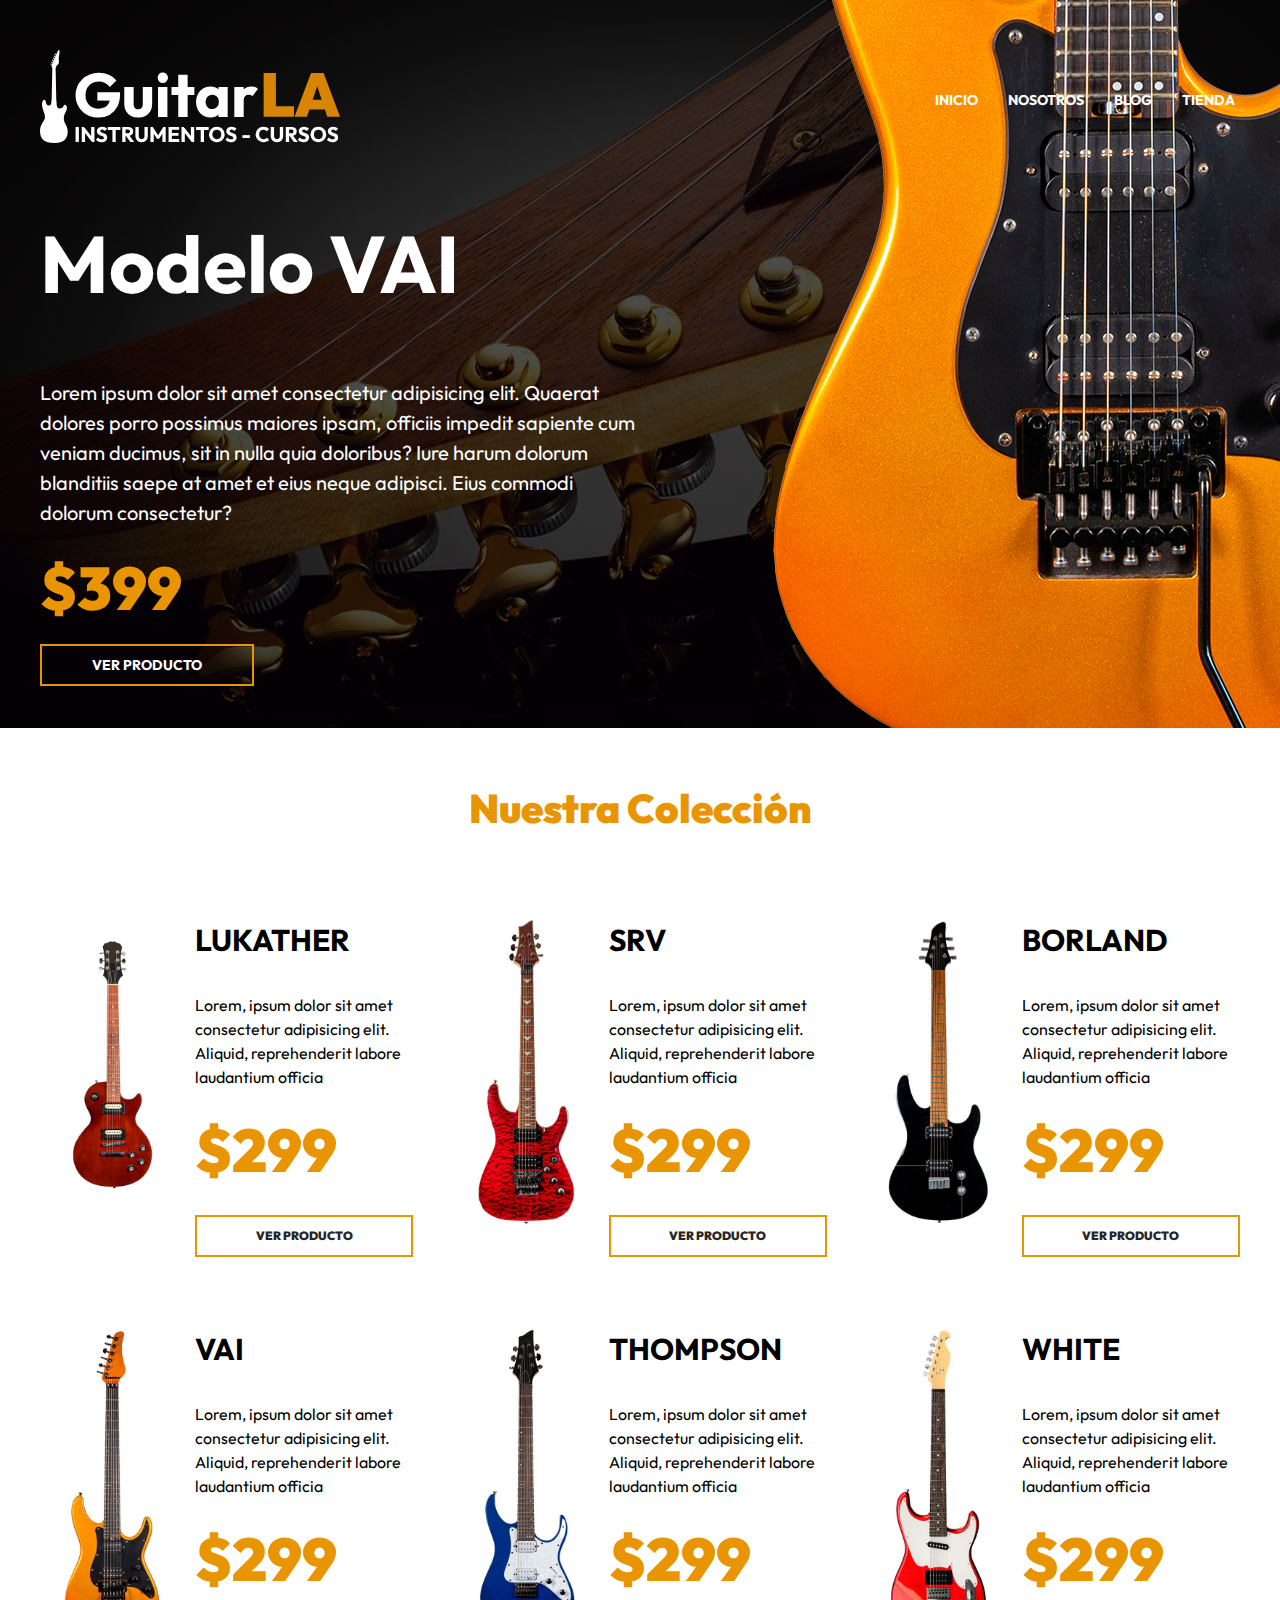
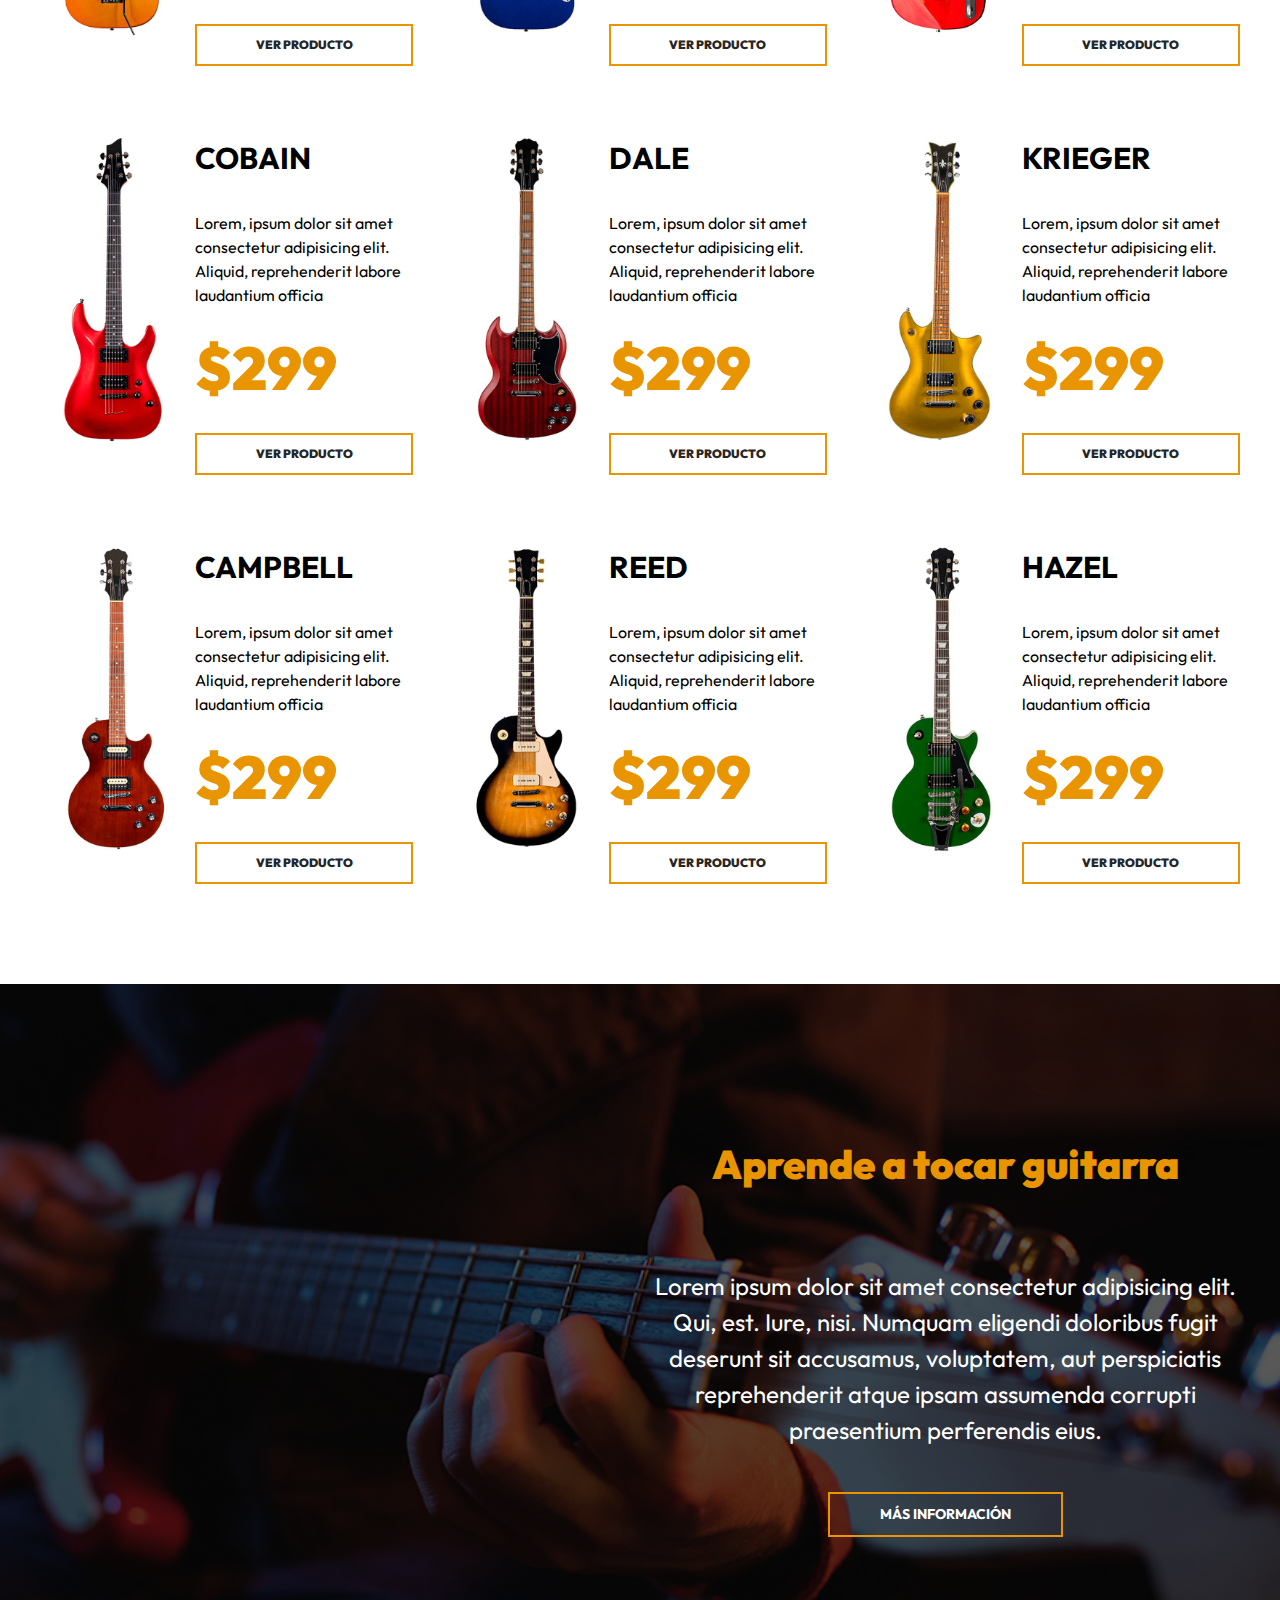
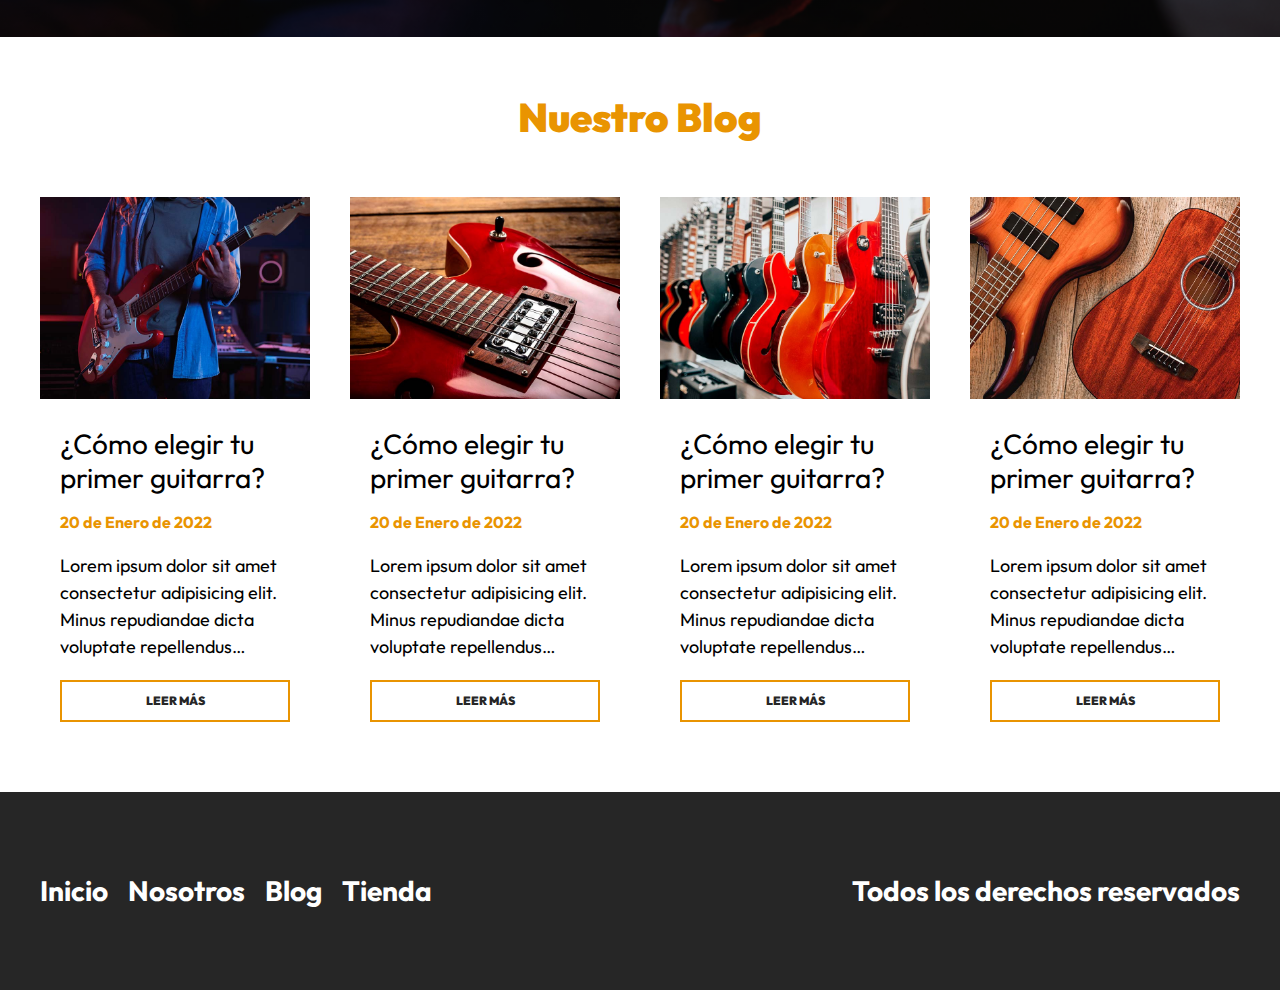
<file: index.html>
<!DOCTYPE html>
<html lang="es">
<head>
    <meta charset="UTF-8">
    <meta http-equiv="X-UA-Compatible" content="IE=edge">
    <meta name="viewport" content="width=device-width, initial-scale=1.0">
    <meta name="theme-color" content="#e99401">
    <title>GuitarLA</title>
    <link rel="stylesheet" href="css/normalize.css">
    <link rel="preconnect" href="https://fonts.googleapis.com">
    <link rel="preconnect" href="https://fonts.gstatic.com" crossorigin>
    <link href="https://fonts.googleapis.com/css2?family=Outfit:wght@400;700;900&display=swap" rel="stylesheet"> 
    <link rel="stylesheet" href="css/app.css">
</head>
<body>

    <!--Header-->
    <header class="header">
        <div class="header__contenedor">
            <div class="header__barra">
                <a href="/">
                    <img class="header__logo" src="img/logo.svg" alt="imagen logo">                
                </a>

                <nav class="navegacion">
                    <a class="navegacion__enlace" href="index.html">Inicio</a>
                    <a class="navegacion__enlace" href="nosotros.html">Nosotros</a>
                    <a class="navegacion__enlace" href="blog.html">Blog</a>
                    <a class="navegacion__enlace" href="tienda.html">Tienda</a>
                </nav>
            </div><!--barra-->

            <div class="modelo">
                <h1 class="modelo__nombre">Modelo VAI</h1>
                <p class="modelo__descripcion">Lorem ipsum dolor sit amet consectetur adipisicing elit. Quaerat dolores porro possimus maiores ipsam, officiis impedit sapiente cum veniam ducimus, sit in nulla quia doloribus? Iure harum dolorum blanditiis saepe at amet et eius neque adipisci. Eius commodi dolorum consectetur?</p>
                <p class="modelo__precio">$399</p>
                <a class="modelo__enlace" href="producto.html">Ver Producto</a>
            </div><!--modelo-->
        </div><!--contenedor-->

        <img class="header__guitarra" src="img/header_guitarra.png" alt="header guitarra">
    </header>

    <!--productos-->
    <main class="productos productos__contenedor">
        <h2 class="productos__heading">Nuestra Colección</h2>

        <div class="productos__grid">
            <div class="producto">
                <img class="producto__imagen" src="img/guitarra_01.jpg" alt="imagen guitarra">

                <div class="producto__contenido">
                    <h3 class="producto__nombre">Lukather</h3>
                    <p class="producto__descripcion">Lorem, ipsum dolor sit amet consectetur adipisicing elit. Aliquid, reprehenderit labore laudantium officia</p>
                    <p class="producto__precio">$299</p>
                    <a href="producto.html" class="producto__enlace">Ver Producto</a>
                </div><!--producto__contenido-->
            </div><!--producto-->

            <div class="producto">
                <img class="producto__imagen" src="img/guitarra_02.jpg" alt="imagen guitarra">

                <div class="producto__contenido">
                    <h3 class="producto__nombre">SRV</h3>
                    <p class="producto__descripcion">Lorem, ipsum dolor sit amet consectetur adipisicing elit. Aliquid, reprehenderit labore laudantium officia</p>
                    <p class="producto__precio">$299</p>
                    <a href="producto.html" class="producto__enlace">Ver Producto</a>
                </div><!--producto__contenido-->
            </div><!--producto-->

            <div class="producto">
                <img class="producto__imagen" src="img/guitarra_03.jpg" alt="imagen guitarra">

                <div class="producto__contenido">
                    <h3 class="producto__nombre">Borland</h3>
                    <p class="producto__descripcion">Lorem, ipsum dolor sit amet consectetur adipisicing elit. Aliquid, reprehenderit labore laudantium officia</p>
                    <p class="producto__precio">$299</p>
                    <a href="producto.html" class="producto__enlace">Ver Producto</a>
                </div><!--producto__contenido-->
            </div><!--producto-->

            <div class="producto">
                <img class="producto__imagen" src="img/guitarra_04.jpg" alt="imagen guitarra">

                <div class="producto__contenido">
                    <h3 class="producto__nombre">VAI</h3>
                    <p class="producto__descripcion">Lorem, ipsum dolor sit amet consectetur adipisicing elit. Aliquid, reprehenderit labore laudantium officia</p>
                    <p class="producto__precio">$299</p>
                    <a href="producto.html" class="producto__enlace">Ver Producto</a>
                </div><!--producto__contenido-->
            </div><!--producto-->

            <div class="producto">
                <img class="producto__imagen" src="img/guitarra_05.jpg" alt="imagen guitarra">

                <div class="producto__contenido">
                    <h3 class="producto__nombre">Thompson</h3>
                    <p class="producto__descripcion">Lorem, ipsum dolor sit amet consectetur adipisicing elit. Aliquid, reprehenderit labore laudantium officia</p>
                    <p class="producto__precio">$299</p>
                    <a href="producto.html" class="producto__enlace">Ver Producto</a>
                </div><!--producto__contenido-->
            </div><!--producto-->

            <div class="producto">
                <img class="producto__imagen" src="img/guitarra_06.jpg" alt="imagen guitarra">

                <div class="producto__contenido">
                    <h3 class="producto__nombre">White</h3>
                    <p class="producto__descripcion">Lorem, ipsum dolor sit amet consectetur adipisicing elit. Aliquid, reprehenderit labore laudantium officia</p>
                    <p class="producto__precio">$299</p>
                    <a href="producto.html" class="producto__enlace">Ver Producto</a>
                </div><!--producto__contenido-->
            </div><!--producto-->

            <div class="producto">
                <img class="producto__imagen" src="img/guitarra_07.jpg" alt="imagen guitarra">

                <div class="producto__contenido">
                    <h3 class="producto__nombre">Cobain</h3>
                    <p class="producto__descripcion">Lorem, ipsum dolor sit amet consectetur adipisicing elit. Aliquid, reprehenderit labore laudantium officia</p>
                    <p class="producto__precio">$299</p>
                    <a href="producto.html" class="producto__enlace">Ver Producto</a>
                </div><!--producto__contenido-->
            </div><!--producto-->

            <div class="producto">
                <img class="producto__imagen" src="img/guitarra_08.jpg" alt="imagen guitarra">

                <div class="producto__contenido">
                    <h3 class="producto__nombre">Dale</h3>
                    <p class="producto__descripcion">Lorem, ipsum dolor sit amet consectetur adipisicing elit. Aliquid, reprehenderit labore laudantium officia</p>
                    <p class="producto__precio">$299</p>
                    <a href="producto.html" class="producto__enlace">Ver Producto</a>
                </div><!--producto__contenido-->
            </div><!--producto-->

            <div class="producto">
                <img class="producto__imagen" src="img/guitarra_09.jpg" alt="imagen guitarra">

                <div class="producto__contenido">
                    <h3 class="producto__nombre">Krieger</h3>
                    <p class="producto__descripcion">Lorem, ipsum dolor sit amet consectetur adipisicing elit. Aliquid, reprehenderit labore laudantium officia</p>
                    <p class="producto__precio">$299</p>
                    <a href="producto.html" class="producto__enlace">Ver Producto</a>
                </div><!--producto__contenido-->
            </div><!--producto-->

            <div class="producto">
                <img class="producto__imagen" src="img/guitarra_10.jpg" alt="imagen guitarra">

                <div class="producto__contenido">
                    <h3 class="producto__nombre">Campbell</h3>
                    <p class="producto__descripcion">Lorem, ipsum dolor sit amet consectetur adipisicing elit. Aliquid, reprehenderit labore laudantium officia</p>
                    <p class="producto__precio">$299</p>
                    <a href="producto.html" class="producto__enlace">Ver Producto</a>
                </div><!--producto__contenido-->
            </div><!--producto-->

            <div class="producto">
                <img class="producto__imagen" src="img/guitarra_11.jpg" alt="imagen guitarra">

                <div class="producto__contenido">
                    <h3 class="producto__nombre">Reed</h3>
                    <p class="producto__descripcion">Lorem, ipsum dolor sit amet consectetur adipisicing elit. Aliquid, reprehenderit labore laudantium officia</p>
                    <p class="producto__precio">$299</p>
                    <a href="producto.html" class="producto__enlace">Ver Producto</a>
                </div><!--producto__contenido-->
            </div><!--producto-->

            <div class="producto">
                <img class="producto__imagen" src="img/guitarra_12.jpg" alt="imagen guitarra">

                <div class="producto__contenido">
                    <h3 class="producto__nombre">Hazel</h3>
                    <p class="producto__descripcion">Lorem, ipsum dolor sit amet consectetur adipisicing elit. Aliquid, reprehenderit labore laudantium officia</p>
                    <p class="producto__precio">$299</p>
                    <a href="producto.html" class="producto__enlace">Ver Producto</a>
                </div><!--producto__contenido-->
            </div><!--producto-->
        </div><!--grid-->
    </main>

    <!--banner-->
    <section class="banner">
        <div class="banner__contenedor banner__grid">
            <div class="banner__contenido">
                <h2 class="banner__heading">Aprende a tocar guitarra</h2>
                <p class="banner__descripcion">Lorem ipsum dolor sit amet consectetur adipisicing elit. Qui, est. Iure, nisi. Numquam eligendi doloribus fugit deserunt sit accusamus, voluptatem, aut perspiciatis reprehenderit atque ipsam assumenda corrupti praesentium perferendis eius.</p>
                <a class="banner__enlace" href="#">Más Información</a>
            </div><!--contenido-->
        </div><!--grid-->
    </section>

    <!--blog-->
    <section class="blog">
        <h2 class="blog__heading">Nuestro Blog</h2>
        <div class="blog__contenedor blog__grid">
            <article class="entrada">
                <img class="entrada__imagen" src="img/blog_1.jpg" alt="blog imagen">

                <div class="entrada__contenido">
                    <h2 class="entrada__titulo">¿Cómo elegir tu primer guitarra?</h2>
                    <p class="entrada__fecha">20 de Enero de 2022</p>
                    <p class="entrada__texto">Lorem ipsum dolor sit amet consectetur adipisicing elit. Minus repudiandae dicta voluptate repellendus temporibus similique doloremque provident soluta maiores! Suscipit esse facere adipisci fugiat eos ut modi reprehenderit quas unde.</p>
                    <a class="entrada__enlace" href="entrada.html">Leer Más</a>
                </div><!--entrada contenido-->
            </article>

            <article class="entrada">
                <img class="entrada__imagen" src="img/blog_2.jpg" alt="blog imagen">

                <div class="entrada__contenido">
                    <h2 class="entrada__titulo">¿Cómo elegir tu primer guitarra?</h2>
                    <p class="entrada__fecha">20 de Enero de 2022</p>
                    <p class="entrada__texto">Lorem ipsum dolor sit amet consectetur adipisicing elit. Minus repudiandae dicta voluptate repellendus temporibus similique doloremque provident soluta maiores! Suscipit esse facere adipisci fugiat eos ut modi reprehenderit quas unde.</p>
                    <a class="entrada__enlace" href="entrada.html">Leer Más</a>
                </div><!--entrada contenido-->
            </article>

            <article class="entrada">
                <img class="entrada__imagen" src="img/blog_3.jpg" alt="blog imagen">

                <div class="entrada__contenido">
                    <h2 class="entrada__titulo">¿Cómo elegir tu primer guitarra?</h2>
                    <p class="entrada__fecha">20 de Enero de 2022</p>
                    <p class="entrada__texto">Lorem ipsum dolor sit amet consectetur adipisicing elit. Minus repudiandae dicta voluptate repellendus temporibus similique doloremque provident soluta maiores! Suscipit esse facere adipisci fugiat eos ut modi reprehenderit quas unde.</p>
                    <a class="entrada__enlace" href="entrada.html">Leer Más</a>
                </div><!--entrada contenido-->
            </article>

            <article class="entrada">
                <img class="entrada__imagen" src="img/blog_4.jpg" alt="blog imagen">

                <div class="entrada__contenido">
                    <h2 class="entrada__titulo">¿Cómo elegir tu primer guitarra?</h2>
                    <p class="entrada__fecha">20 de Enero de 2022</p>
                    <p class="entrada__texto">Lorem ipsum dolor sit amet consectetur adipisicing elit. Minus repudiandae dicta voluptate repellendus temporibus similique doloremque provident soluta maiores! Suscipit esse facere adipisci fugiat eos ut modi reprehenderit quas unde.</p>
                    <a class="entrada__enlace" href="entrada.html">Leer Más</a>
                </div><!--entrada contenido-->
            </article>
        </div><!--contenedor-->
    </section>

    <footer class="footer">
        <div class="footer__contenedor footer__grid">
            <nav class="footer__nav">
                <a class="footer__enlace" href="index.html">Inicio</a>
                <a class="footer__enlace" href="nosotros.html">Nosotros</a>
                <a class="footer__enlace" href="blog.html">Blog</a>
                <a class="footer__enlace" href="tienda.html">Tienda</a>
            </nav>
            <p class="footer__copy">Todos los derechos reservados</p>
        </div><!--contenedor-->
    </footer>
</body>
</html>
</file>
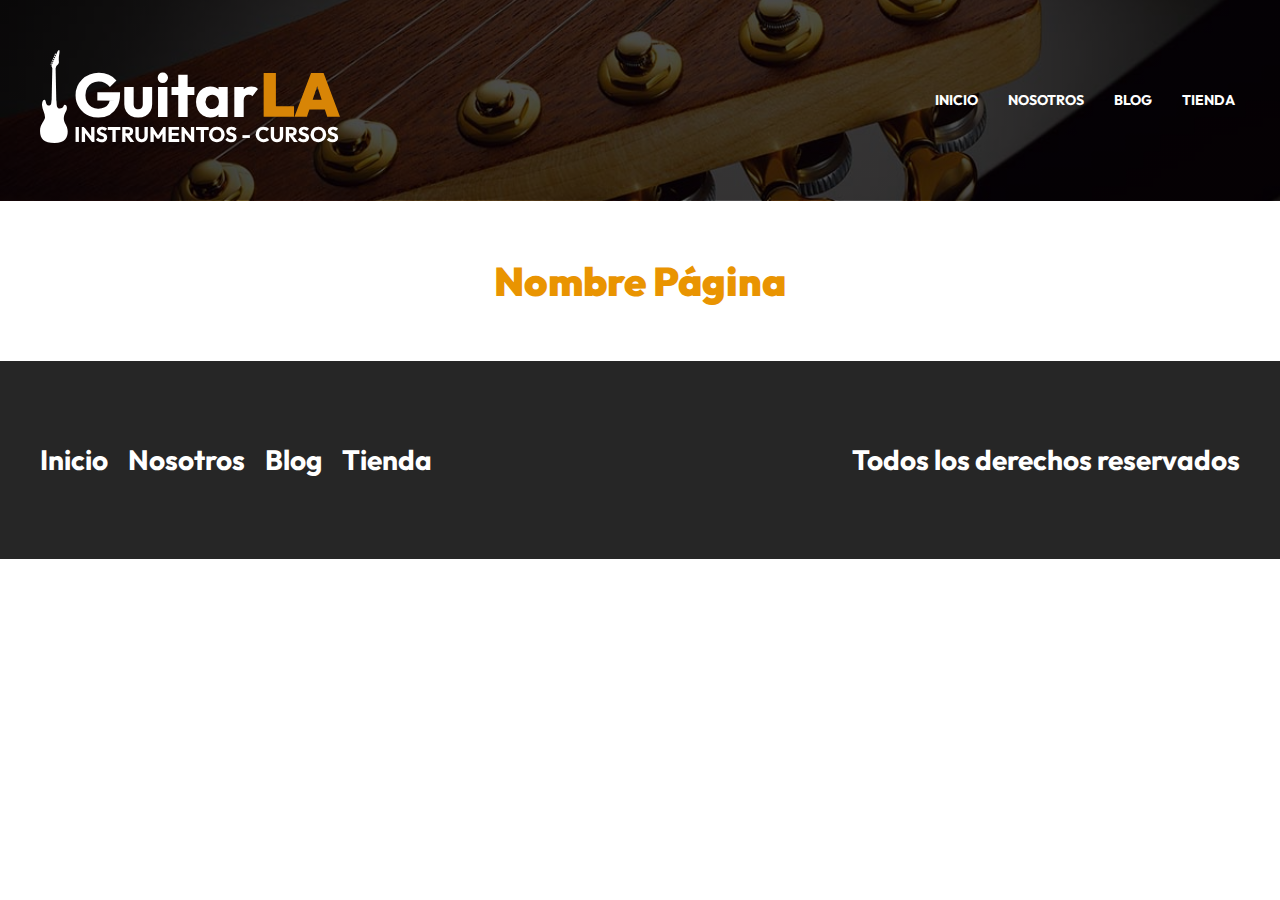
<file: base.html>
<!DOCTYPE html>
<html lang="es">
<head>
    <meta charset="UTF-8">
    <meta http-equiv="X-UA-Compatible" content="IE=edge">
    <meta name="viewport" content="width=device-width, initial-scale=1.0">
    <meta name="theme-color" content="#e99401">
    <title>GuitarLA | Pagina</title>
    <link rel="stylesheet" href="css/normalize.css">
    <link rel="preconnect" href="https://fonts.googleapis.com">
    <link rel="preconnect" href="https://fonts.gstatic.com" crossorigin>
    <link href="https://fonts.googleapis.com/css2?family=Outfit:wght@400;700;900&display=swap" rel="stylesheet"> 
    <link rel="stylesheet" href="css/app.css">
</head>
<body>

    <!--Header-->
    <header class="header">
        <div class="header__contenedor">
            <div class="header__barra">
                <a href="/">
                    <img class="header__logo" src="img/logo.svg" alt="imagen logo">                
                </a>

                <nav class="navegacion">
                    <a class="navegacion__enlace" href="index.html">Inicio</a>
                    <a class="navegacion__enlace" href="nosotros.html">Nosotros</a>
                    <a class="navegacion__enlace" href="blog.html">Blog</a>
                    <a class="navegacion__enlace" href="tienda.html">Tienda</a>
                </nav>
            </div><!--barra-->
        </div><!--contenedor-->
    </header>

    <!--productos-->
    <main class="contenedor">
        <h2 class="heading">Nombre Página</h2>
    </main>

    <footer class="footer">
        <div class="footer__contenedor footer__grid">
            <nav class="footer__nav">
                <a class="footer__enlace" href="index.html">Inicio</a>
                <a class="footer__enlace" href="nosotros.html">Nosotros</a>
                <a class="footer__enlace" href="blog.html">Blog</a>
                <a class="footer__enlace" href="tienda.html">Tienda</a>
            </nav>
            <p class="footer__copy">Todos los derechos reservados</p>
        </div><!--contenedor-->
    </footer>
</body>
</html>
</file>
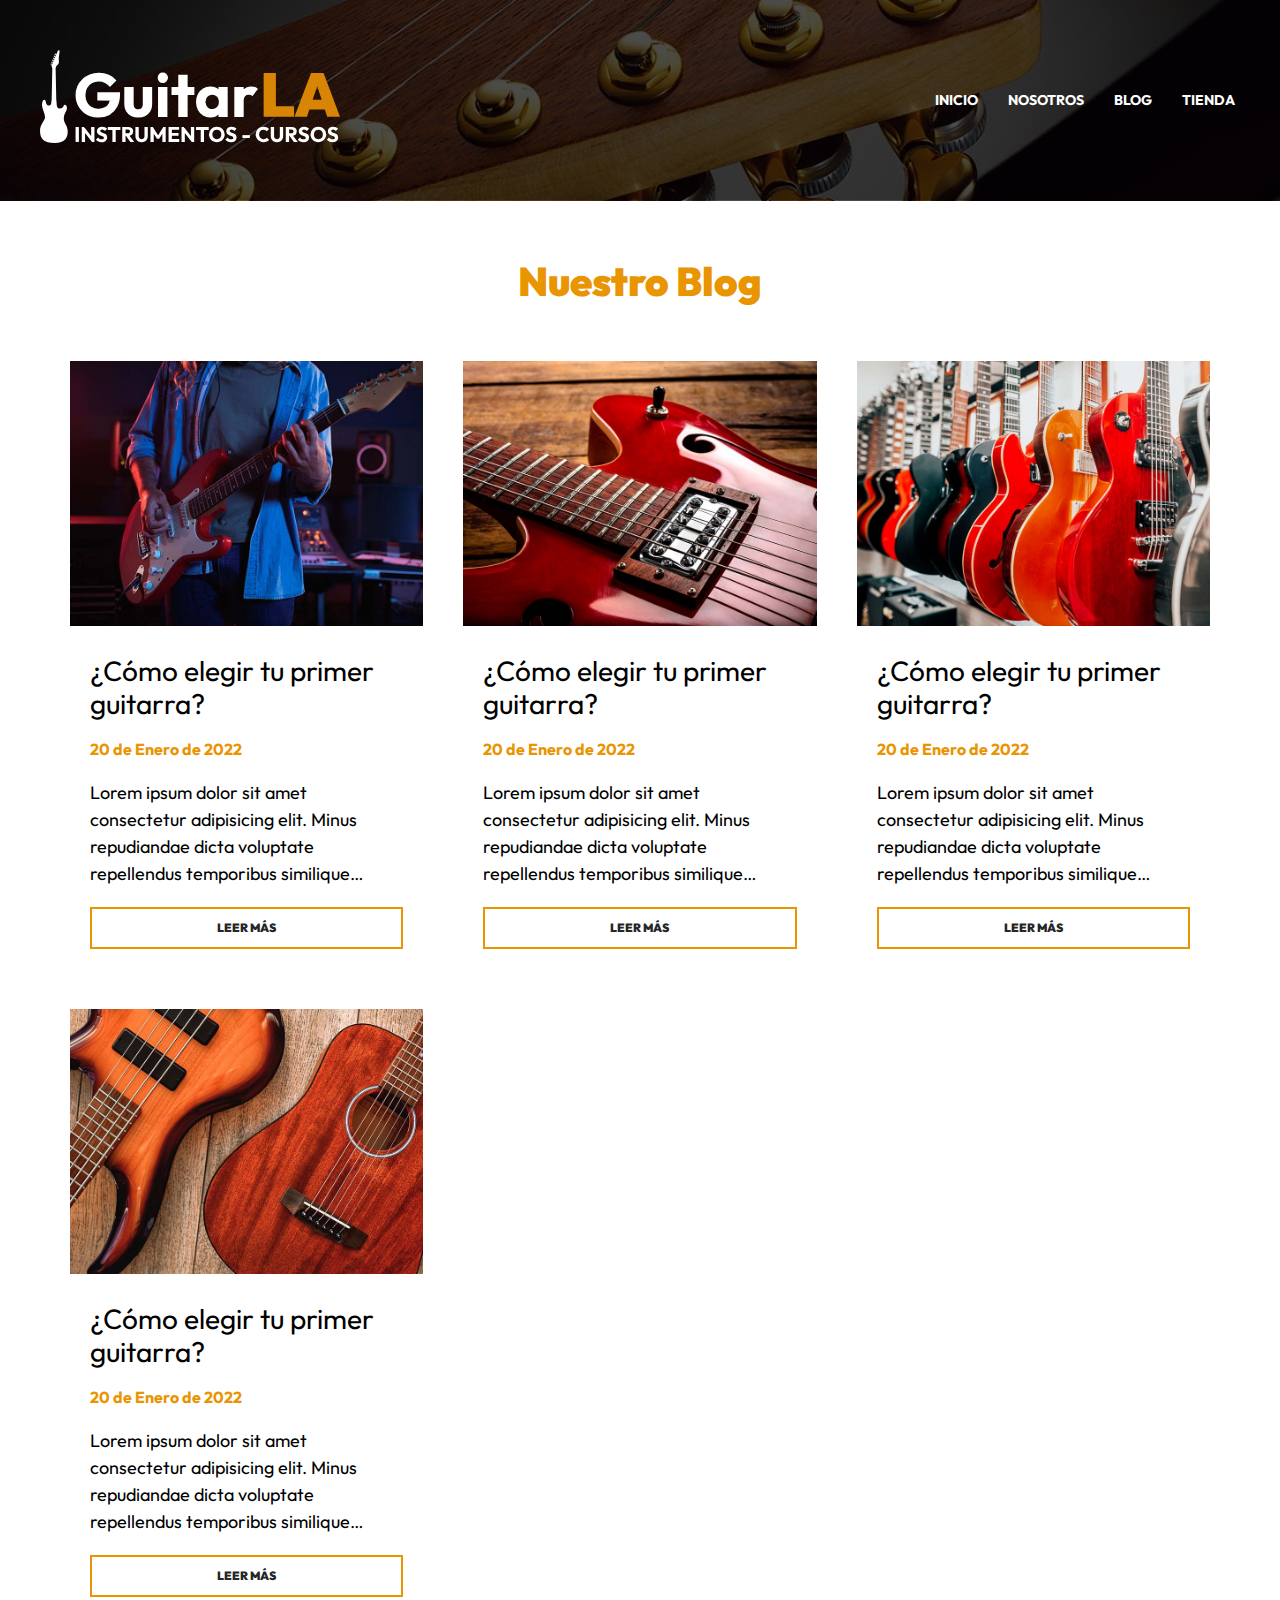
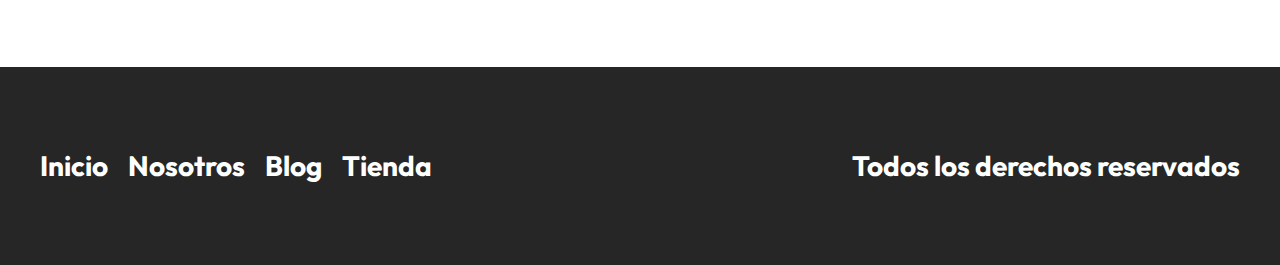
<file: blog.html>
<!DOCTYPE html>
<html lang="es">
<head>
    <meta charset="UTF-8">
    <meta http-equiv="X-UA-Compatible" content="IE=edge">
    <meta name="viewport" content="width=device-width, initial-scale=1.0">
    <meta name="theme-color" content="#e99401">
    <title>GuitarLA | Blog</title>
    <link rel="stylesheet" href="css/normalize.css">
    <link rel="preconnect" href="https://fonts.googleapis.com">
    <link rel="preconnect" href="https://fonts.gstatic.com" crossorigin>
    <link href="https://fonts.googleapis.com/css2?family=Outfit:wght@400;700;900&display=swap" rel="stylesheet"> 
    <link rel="stylesheet" href="css/app.css">
</head>
<body>

    <!--Header-->
    <header class="header">
        <div class="header__contenedor">
            <div class="header__barra">
                <a href="/">
                    <img class="header__logo" src="img/logo.svg" alt="imagen logo">                
                </a>

                <nav class="navegacion">
                    <a class="navegacion__enlace" href="index.html">Inicio</a>
                    <a class="navegacion__enlace" href="nosotros.html">Nosotros</a>
                    <a class="navegacion__enlace" href="blog.html">Blog</a>
                    <a class="navegacion__enlace" href="tienda.html">Tienda</a>
                </nav>
            </div><!--barra-->
        </div><!--contenedor-->
    </header>

    <!--productos-->
    <main class="contenedor">
        <h2 class="heading">Nuestro Blog</h2>

        <div class="blog__contenedor blog__grid blog__grid--nuestroBlog">
            <article class="entrada">
                <img class="entrada__imagen" src="img/blog_1.jpg" alt="blog imagen">

                <div class="entrada__contenido">
                    <h2 class="entrada__titulo">¿Cómo elegir tu primer guitarra?</h2>
                    <p class="entrada__fecha">20 de Enero de 2022</p>
                    <p class="entrada__texto">Lorem ipsum dolor sit amet consectetur adipisicing elit. Minus repudiandae dicta voluptate repellendus temporibus similique doloremque provident soluta maiores! Suscipit esse facere adipisci fugiat eos ut modi reprehenderit quas unde.</p>
                    <a class="entrada__enlace" href="entrada.html">Leer Más</a>
                </div><!--entrada contenido-->
            </article>

            <article class="entrada">
                <img class="entrada__imagen" src="img/blog_2.jpg" alt="blog imagen">

                <div class="entrada__contenido">
                    <h2 class="entrada__titulo">¿Cómo elegir tu primer guitarra?</h2>
                    <p class="entrada__fecha">20 de Enero de 2022</p>
                    <p class="entrada__texto">Lorem ipsum dolor sit amet consectetur adipisicing elit. Minus repudiandae dicta voluptate repellendus temporibus similique doloremque provident soluta maiores! Suscipit esse facere adipisci fugiat eos ut modi reprehenderit quas unde.</p>
                    <a class="entrada__enlace" href="entrada.html">Leer Más</a>
                </div><!--entrada contenido-->
            </article>

            <article class="entrada">
                <img class="entrada__imagen" src="img/blog_3.jpg" alt="blog imagen">

                <div class="entrada__contenido">
                    <h2 class="entrada__titulo">¿Cómo elegir tu primer guitarra?</h2>
                    <p class="entrada__fecha">20 de Enero de 2022</p>
                    <p class="entrada__texto">Lorem ipsum dolor sit amet consectetur adipisicing elit. Minus repudiandae dicta voluptate repellendus temporibus similique doloremque provident soluta maiores! Suscipit esse facere adipisci fugiat eos ut modi reprehenderit quas unde.</p>
                    <a class="entrada__enlace" href="entrada.html">Leer Más</a>
                </div><!--entrada contenido-->
            </article>

            <article class="entrada">
                <img class="entrada__imagen" src="img/blog_4.jpg" alt="blog imagen">

                <div class="entrada__contenido">
                    <h2 class="entrada__titulo">¿Cómo elegir tu primer guitarra?</h2>
                    <p class="entrada__fecha">20 de Enero de 2022</p>
                    <p class="entrada__texto">Lorem ipsum dolor sit amet consectetur adipisicing elit. Minus repudiandae dicta voluptate repellendus temporibus similique doloremque provident soluta maiores! Suscipit esse facere adipisci fugiat eos ut modi reprehenderit quas unde.</p>
                    <a class="entrada__enlace" href="entrada.html">Leer Más</a>
                </div><!--entrada contenido-->
            </article>
        </div><!--contenedor-->
    </main>

    <footer class="footer">
        <div class="footer__contenedor footer__grid">
            <nav class="footer__nav">
                <a class="footer__enlace" href="index.html">Inicio</a>
                <a class="footer__enlace" href="nosotros.html">Nosotros</a>
                <a class="footer__enlace" href="blog.html">Blog</a>
                <a class="footer__enlace" href="tienda.html">Tienda</a>
            </nav>
            <p class="footer__copy">Todos los derechos reservados</p>
        </div><!--contenedor-->
    </footer>
</body>
</html>
</file>
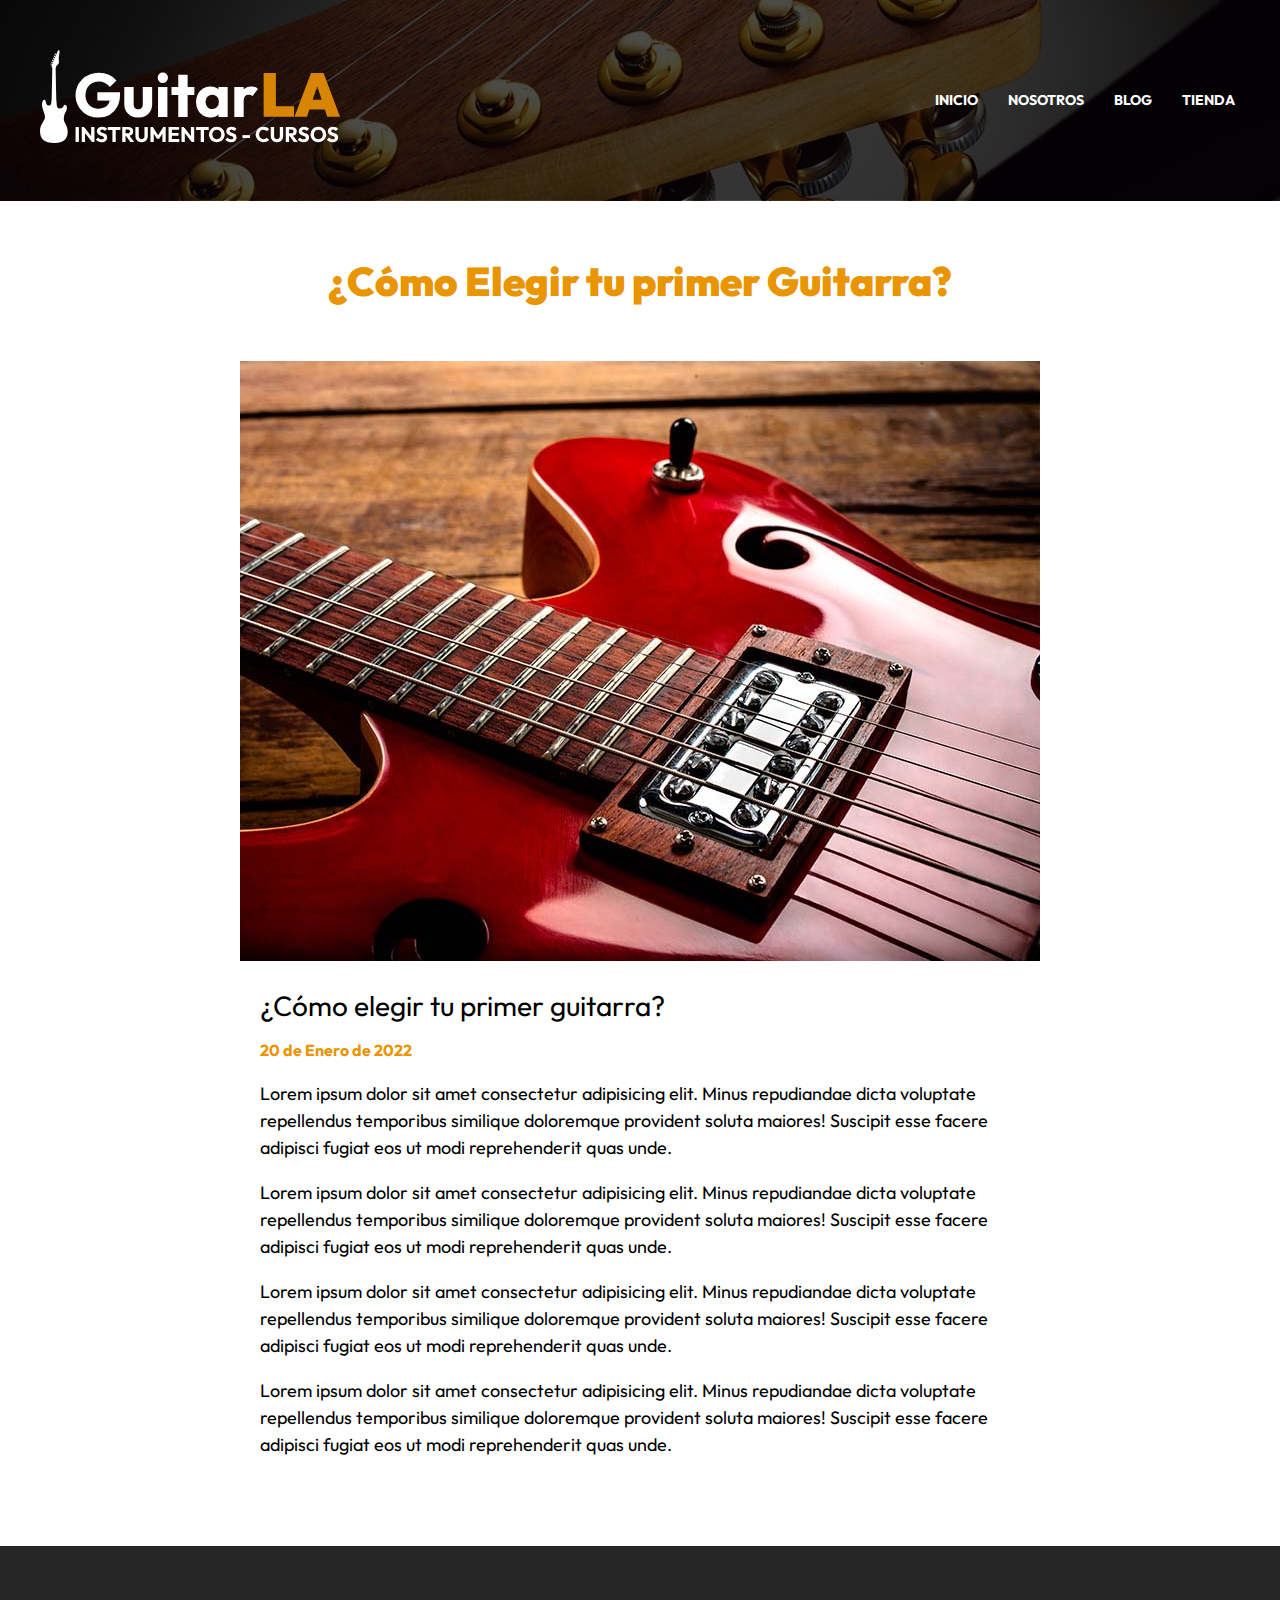
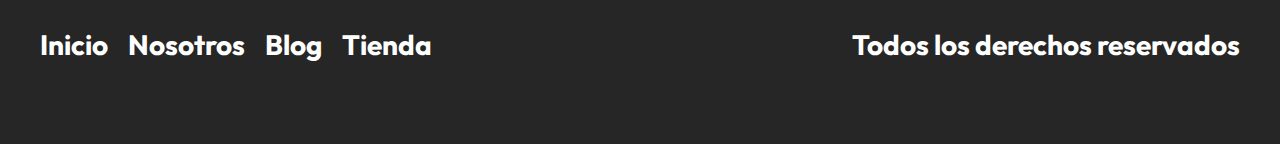
<file: entrada.html>
<!DOCTYPE html>
<html lang="es">
<head>
    <meta charset="UTF-8">
    <meta http-equiv="X-UA-Compatible" content="IE=edge">
    <meta name="viewport" content="width=device-width, initial-scale=1.0">
    <meta name="theme-color" content="#e99401">
    <title>GuitarLA | Entrada</title>
    <link rel="stylesheet" href="css/normalize.css">
    <link rel="preconnect" href="https://fonts.googleapis.com">
    <link rel="preconnect" href="https://fonts.gstatic.com" crossorigin>
    <link href="https://fonts.googleapis.com/css2?family=Outfit:wght@400;700;900&display=swap" rel="stylesheet"> 
    <link rel="stylesheet" href="css/app.css">
</head>
<body>

    <!--Header-->
    <header class="header">
        <div class="header__contenedor">
            <div class="header__barra">
                <a href="/">
                    <img class="header__logo" src="img/logo.svg" alt="imagen logo">                
                </a>

                <nav class="navegacion">
                    <a class="navegacion__enlace" href="index.html">Inicio</a>
                    <a class="navegacion__enlace" href="nosotros.html">Nosotros</a>
                    <a class="navegacion__enlace" href="blog.html">Blog</a>
                    <a class="navegacion__enlace" href="tienda.html">Tienda</a>
                </nav>
            </div><!--barra-->
        </div><!--contenedor-->
    </header>

    <!--productos-->
    <main class="entrada__contenedor">
        <h2 class="entrada__heading">¿Cómo Elegir tu primer Guitarra?</h2>
        <article class="entrada">
            <img class="entrada__imagen" src="img/blog_2.jpg" alt="blog imagen">

            <div class="entrada__contenido">
                <h2 class="entrada__titulo">¿Cómo elegir tu primer guitarra?</h2>
                <p class="entrada__fecha">20 de Enero de 2022</p>
                <p class="entrada__texto">Lorem ipsum dolor sit amet consectetur adipisicing elit. Minus repudiandae dicta voluptate repellendus temporibus similique doloremque provident soluta maiores! Suscipit esse facere adipisci fugiat eos ut modi reprehenderit quas unde.</p>
                <p class="entrada__texto">Lorem ipsum dolor sit amet consectetur adipisicing elit. Minus repudiandae dicta voluptate repellendus temporibus similique doloremque provident soluta maiores! Suscipit esse facere adipisci fugiat eos ut modi reprehenderit quas unde.</p>
                <p class="entrada__texto">Lorem ipsum dolor sit amet consectetur adipisicing elit. Minus repudiandae dicta voluptate repellendus temporibus similique doloremque provident soluta maiores! Suscipit esse facere adipisci fugiat eos ut modi reprehenderit quas unde.</p>
                <p class="entrada__texto">Lorem ipsum dolor sit amet consectetur adipisicing elit. Minus repudiandae dicta voluptate repellendus temporibus similique doloremque provident soluta maiores! Suscipit esse facere adipisci fugiat eos ut modi reprehenderit quas unde.</p>
            </div><!--entrada contenido-->
        </article>
    </main>

    <footer class="footer">
        <div class="footer__contenedor footer__grid">
            <nav class="footer__nav">
                <a class="footer__enlace" href="index.html">Inicio</a>
                <a class="footer__enlace" href="nosotros.html">Nosotros</a>
                <a class="footer__enlace" href="blog.html">Blog</a>
                <a class="footer__enlace" href="tienda.html">Tienda</a>
            </nav>
            <p class="footer__copy">Todos los derechos reservados</p>
        </div><!--contenedor-->
    </footer>
</body>
</html>
</file>
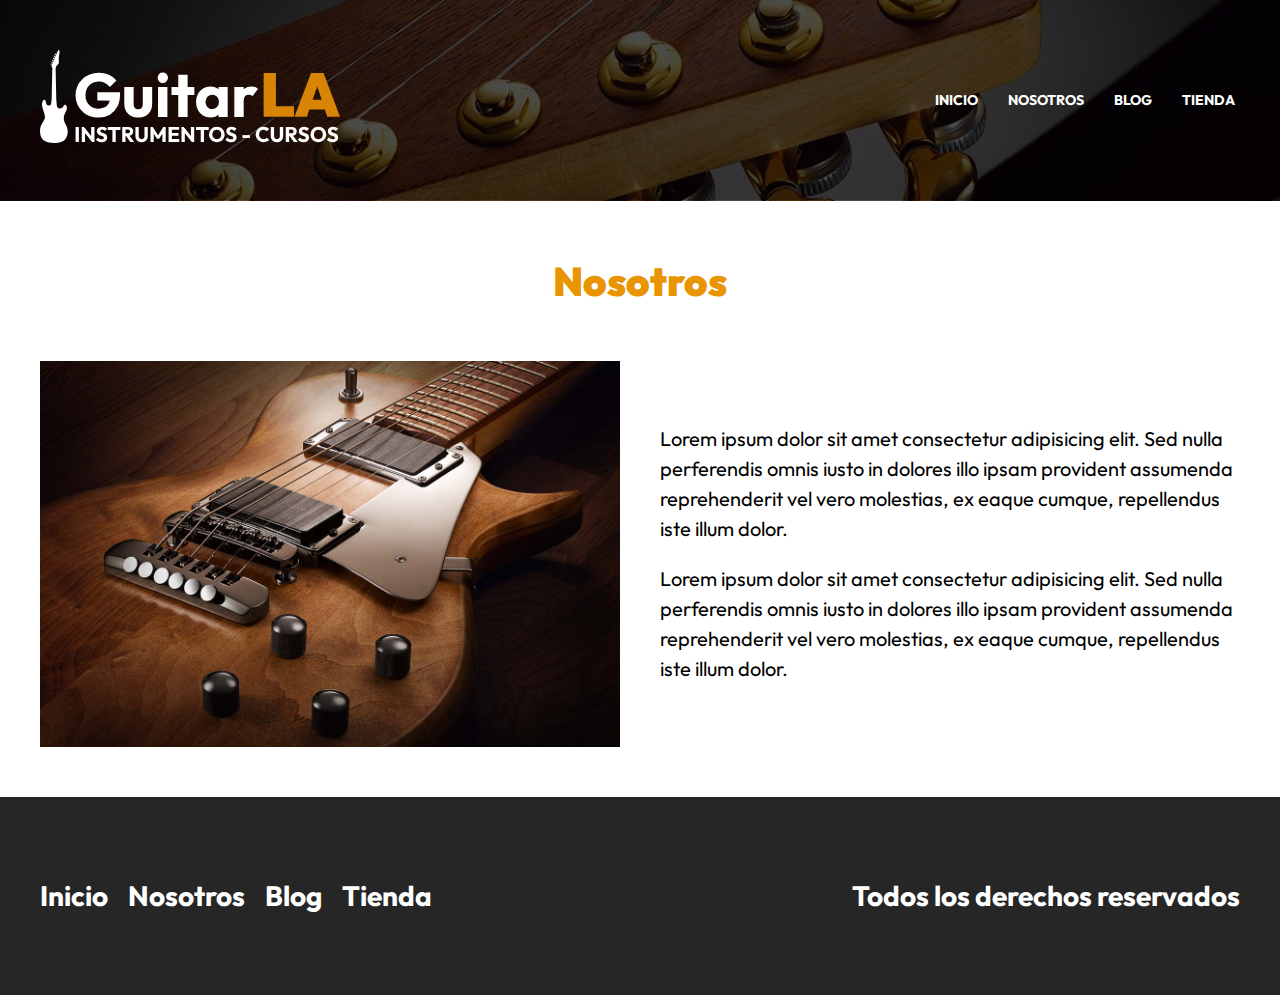
<file: nosotros.html>
<!DOCTYPE html>
<html lang="es">
<head>
    <meta charset="UTF-8">
    <meta http-equiv="X-UA-Compatible" content="IE=edge">
    <meta name="viewport" content="width=device-width, initial-scale=1.0">
    <meta name="theme-color" content="#e99401">
    <title>GuitarLA | Nosotros</title>
    <link rel="stylesheet" href="css/normalize.css">
    <link rel="preconnect" href="https://fonts.googleapis.com">
    <link rel="preconnect" href="https://fonts.gstatic.com" crossorigin>
    <link href="https://fonts.googleapis.com/css2?family=Outfit:wght@400;700;900&display=swap" rel="stylesheet"> 
    <link rel="stylesheet" href="css/app.css">
</head>
<body>

    <!--Header-->
    <header class="header">
        <div class="header__contenedor">
            <div class="header__barra">
                <a href="/">
                    <img class="header__logo" src="img/logo.svg" alt="imagen logo">                
                </a>

                <nav class="navegacion">
                    <a class="navegacion__enlace" href="index.html">Inicio</a>
                    <a class="navegacion__enlace" href="nosotros.html">Nosotros</a>
                    <a class="navegacion__enlace" href="blog.html">Blog</a>
                    <a class="navegacion__enlace" href="tienda.html">Tienda</a>
                </nav>
            </div><!--barra-->
        </div><!--contenedor-->
    </header>

    <!--productos-->
    <main class="nosotros__contenedor">
        <h2 class="nosotros__heading">Nosotros</h2>
        <div class="nosotros__grid">
            <img class="nosotros__imagen" src="img/nosotros.jpg" alt="imagen nosotros">
            <div class="nosotros__descripcion">
                <p class="nosotros__texto">Lorem ipsum dolor sit amet consectetur adipisicing elit. Sed nulla perferendis omnis iusto in dolores illo ipsam provident assumenda reprehenderit vel vero molestias, ex eaque cumque, repellendus iste illum dolor.</p>
                <p class="nosotros__texto">Lorem ipsum dolor sit amet consectetur adipisicing elit. Sed nulla perferendis omnis iusto in dolores illo ipsam provident assumenda reprehenderit vel vero molestias, ex eaque cumque, repellendus iste illum dolor.</p>
            </div><!--descripcion-->
        </div><!--grid-->
    </main>

    <footer class="footer">
        <div class="footer__contenedor footer__grid">
            <nav class="footer__nav">
                <a class="footer__enlace" href="index.html">Inicio</a>
                <a class="footer__enlace" href="nosotros.html">Nosotros</a>
                <a class="footer__enlace" href="blog.html">Blog</a>
                <a class="footer__enlace" href="tienda.html">Tienda</a>
            </nav>
            <p class="footer__copy">Todos los derechos reservados</p>
        </div><!--contenedor-->
    </footer>
</body>
</html>
</file>
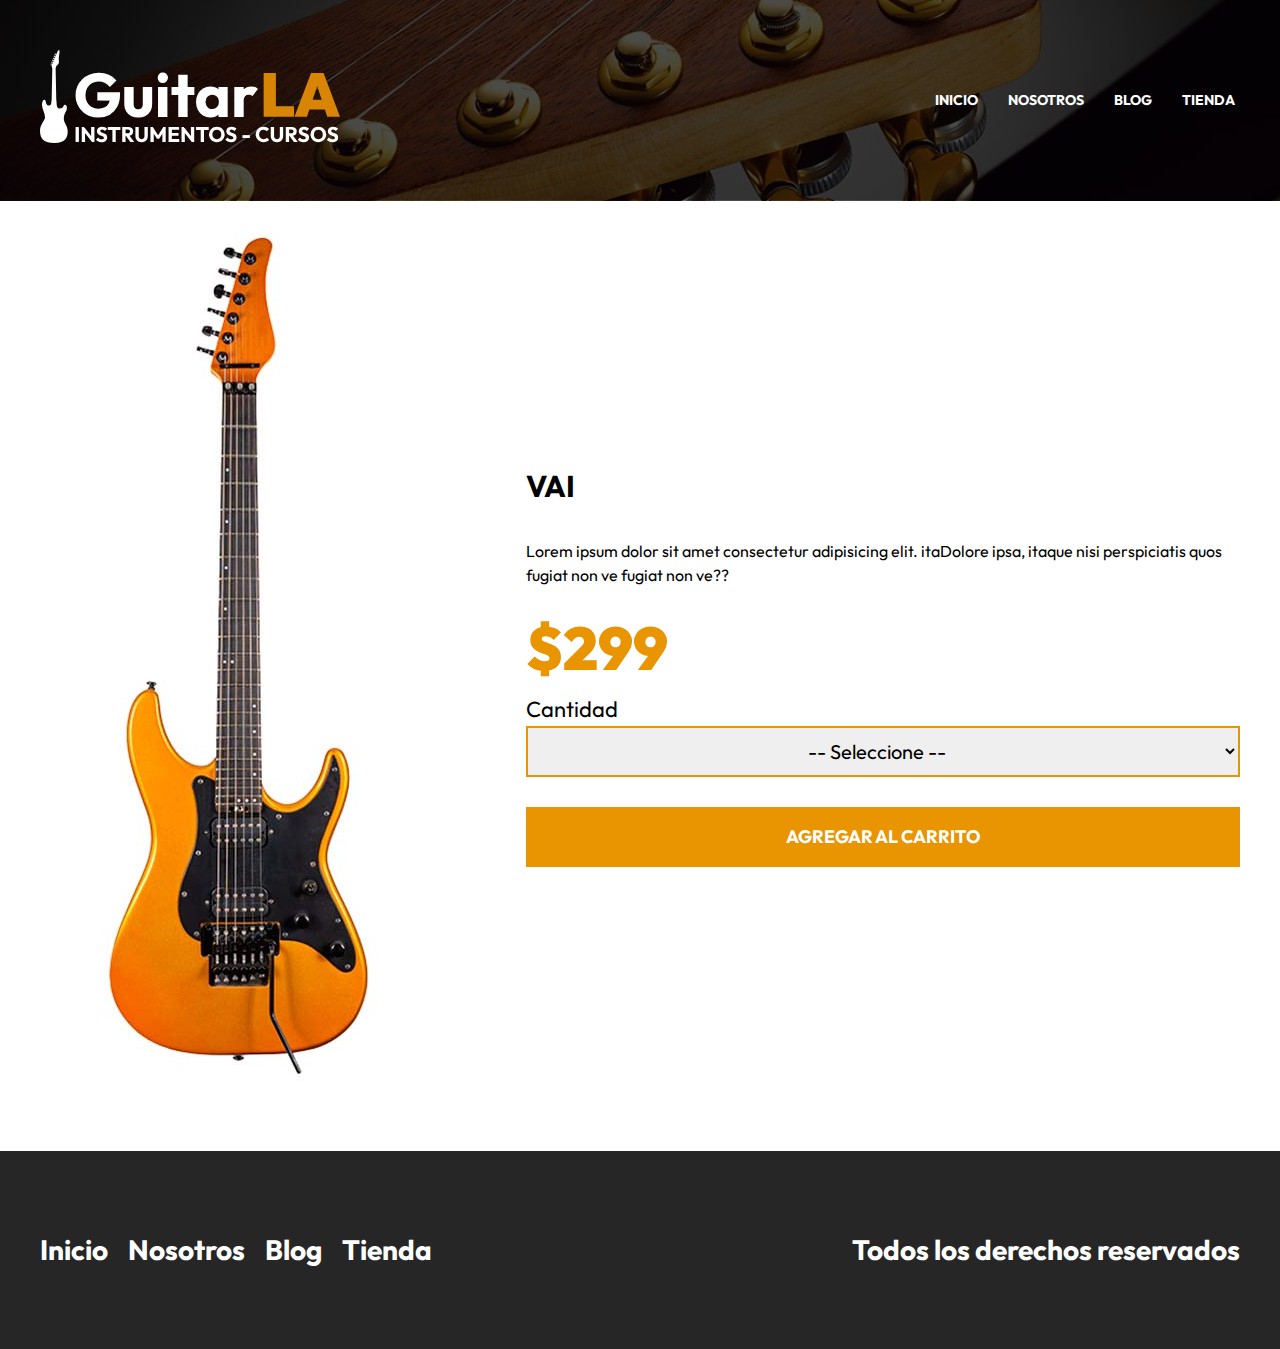
<file: producto.html>
<!DOCTYPE html>
<html lang="es">
<head>
    <meta charset="UTF-8">
    <meta http-equiv="X-UA-Compatible" content="IE=edge">
    <meta name="viewport" content="width=device-width, initial-scale=1.0">
    <meta name="theme-color" content="#e99401">
    <title>GuitarLA | Producto</title>
    <link rel="stylesheet" href="css/normalize.css">
    <link rel="preconnect" href="https://fonts.googleapis.com">
    <link rel="preconnect" href="https://fonts.gstatic.com" crossorigin>
    <link href="https://fonts.googleapis.com/css2?family=Outfit:wght@400;700;900&display=swap" rel="stylesheet"> 
    <link rel="stylesheet" href="css/app.css">
</head>
<body>

    <!--Header-->
    <header class="header">
        <div class="header__contenedor">
            <div class="header__barra">
                <a href="/">
                    <img class="header__logo" src="img/logo.svg" alt="imagen logo">                
                </a>

                <nav class="navegacion">
                    <a class="navegacion__enlace" href="index.html">Inicio</a>
                    <a class="navegacion__enlace" href="nosotros.html">Nosotros</a>
                    <a class="navegacion__enlace" href="blog.html">Blog</a>
                    <a class="navegacion__enlace" href="tienda.html">Tienda</a>
                </nav>
            </div><!--barra-->
        </div><!--contenedor-->
    </header>

    <!--productos-->
    <main class="contenedor">
        <div class="producto">
            <img class="producto__imagen" src="img/guitarra_04.jpg" alt="imagen guitarra">

            <div class="producto__contenido">
                <h3 class="producto__nombre">VAI</h3>
                <p class="producto__descripcion">Lorem ipsum dolor sit amet consectetur adipisicing elit. itaDolore ipsa, itaque nisi perspiciatis quos fugiat non ve fugiat non ve??</p>
                <p class="producto__precio">$299</p>

                <form class="producto__formulario">
                    <label class="producto__label" for="cantidad">Cantidad</label>
                    <select id="cantidad" class="producto__cantidad">
                        <option value="">-- Seleccione --</option>
                        <option value="1">1</option>
                        <option value="2">2</option>
                        <option value="3">3</option>
                        <option value="4">4</option>
                        <option value="5">5</option>
                        <option value="6">6</option>
                        <option value="7">7</option>
                        <option value="8">8</option>
                        <option value="9">9</option>
                        <option value="10">10</option>

                        <input type="submit" class="producto__agregar-carrito" value="Agregar al carrito">

                    </select>
                </form>
            </div><!--producto__contenido-->
        </div><!--producto-->
    </main>

    <footer class="footer">
        <div class="footer__contenedor footer__grid">
            <nav class="footer__nav">
                <a class="footer__enlace" href="index.html">Inicio</a>
                <a class="footer__enlace" href="nosotros.html">Nosotros</a>
                <a class="footer__enlace" href="blog.html">Blog</a>
                <a class="footer__enlace" href="tienda.html">Tienda</a>
            </nav>
            <p class="footer__copy">Todos los derechos reservados</p>
        </div><!--contenedor-->
    </footer>
</body>
</html>
</file>
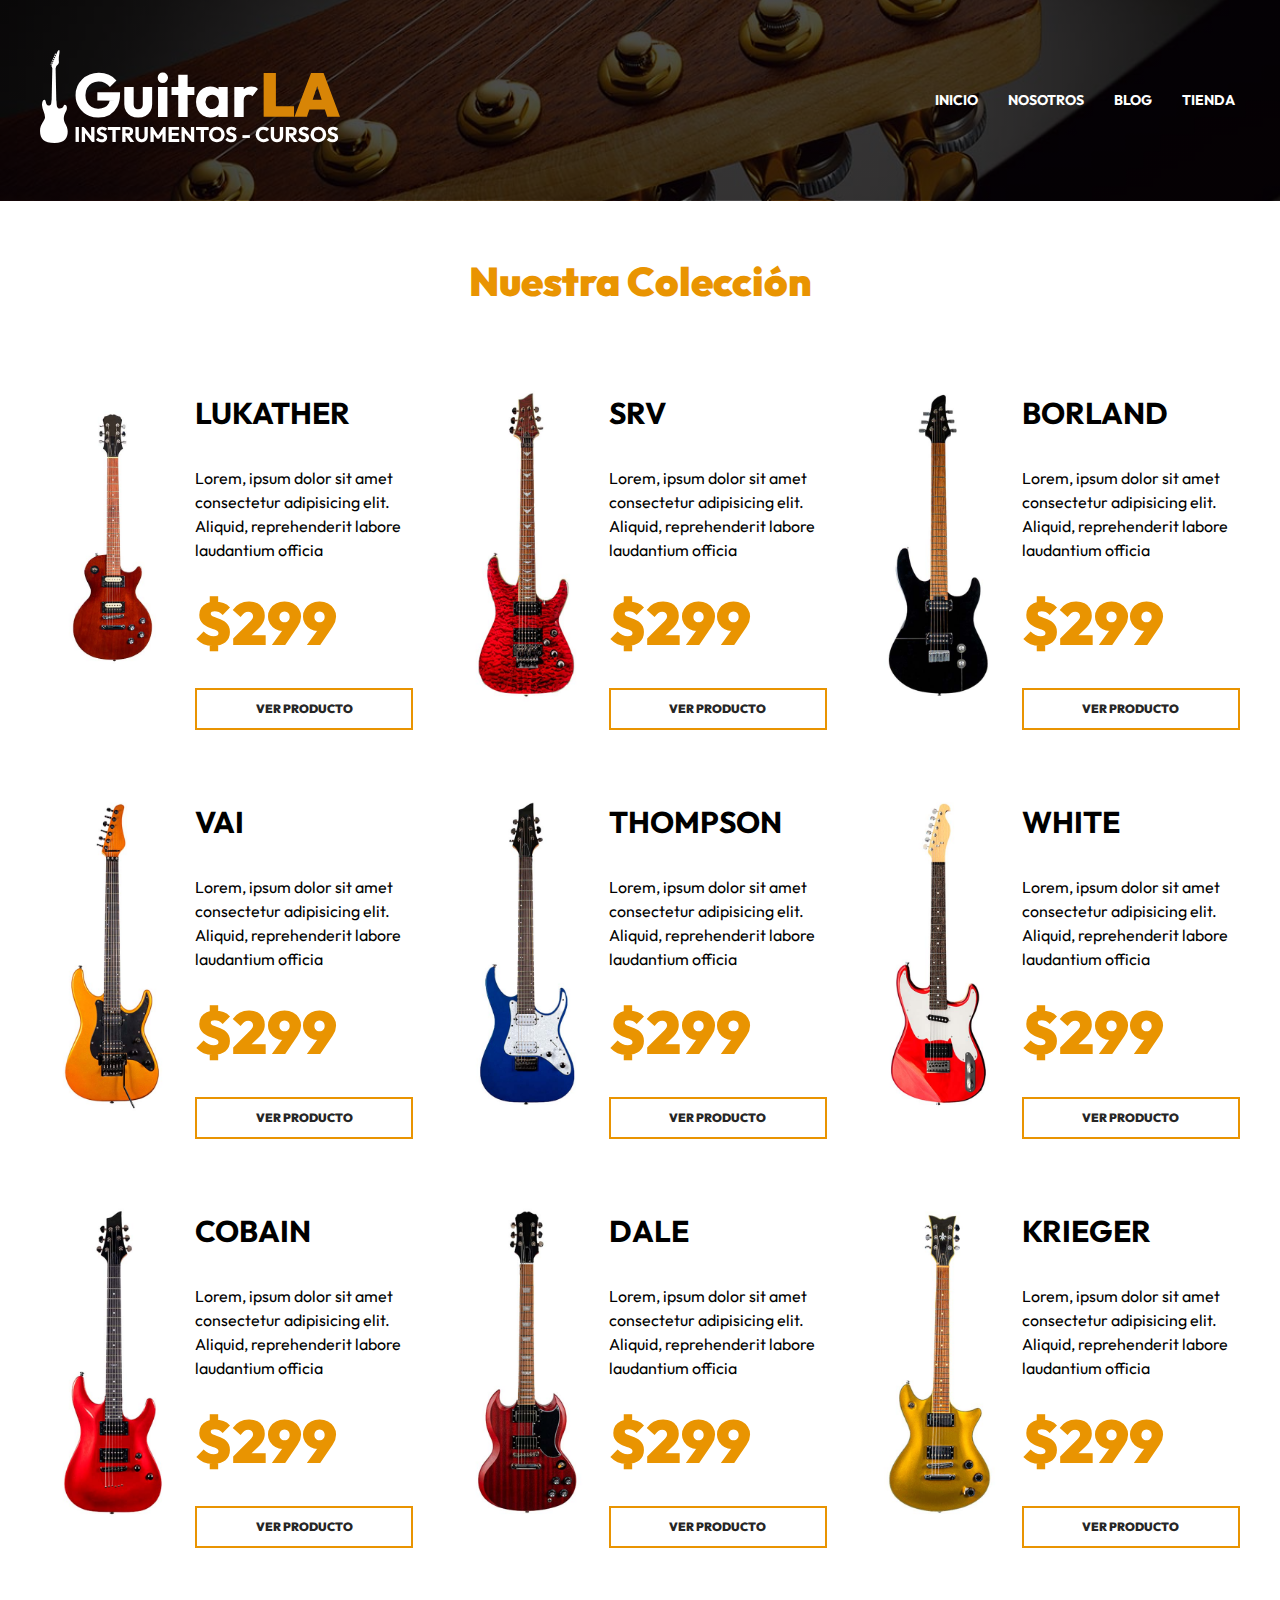
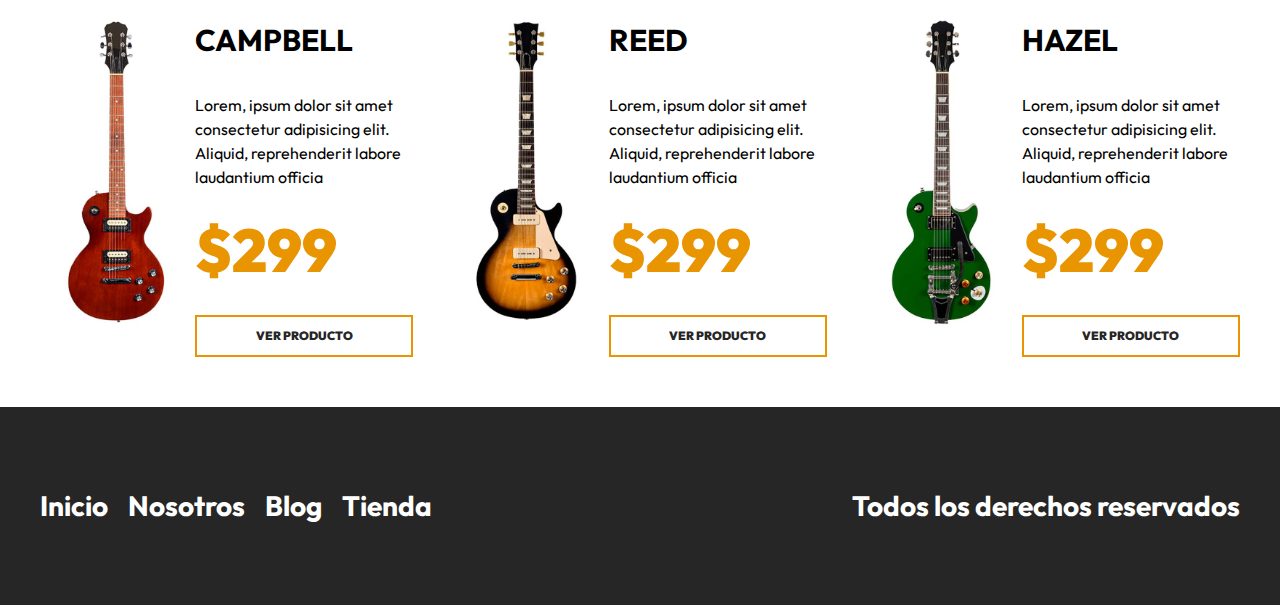
<file: tienda.html>
<!DOCTYPE html>
<html lang="es">
<head>
    <meta charset="UTF-8">
    <meta http-equiv="X-UA-Compatible" content="IE=edge">
    <meta name="viewport" content="width=device-width, initial-scale=1.0">
    <meta name="theme-color" content="#e99401">
    <title>GuitarLA | Tienda</title>
    <link rel="stylesheet" href="css/normalize.css">
    <link rel="preconnect" href="https://fonts.googleapis.com">
    <link rel="preconnect" href="https://fonts.gstatic.com" crossorigin>
    <link href="https://fonts.googleapis.com/css2?family=Outfit:wght@400;700;900&display=swap" rel="stylesheet"> 
    <link rel="stylesheet" href="css/app.css">
</head>
<body>

    <!--Header-->
    <header class="header">
        <div class="header__contenedor">
            <div class="header__barra">
                <a href="/">
                    <img class="header__logo" src="img/logo.svg" alt="imagen logo">                
                </a>

                <nav class="navegacion">
                    <a class="navegacion__enlace" href="index.html">Inicio</a>
                    <a class="navegacion__enlace" href="nosotros.html">Nosotros</a>
                    <a class="navegacion__enlace" href="blog.html">Blog</a>
                    <a class="navegacion__enlace" href="tienda.html">Tienda</a>
                </nav>
            </div><!--barra-->
        </div><!--contenedor-->
    </header>

    <!--productos-->
    <!--productos-->
    <main class="productos productos__contenedor">
        <h2 class="productos__heading">Nuestra Colección</h2>

        <div class="productos__grid">
            <div class="producto">
                <img class="producto__imagen" src="img/guitarra_01.jpg" alt="imagen guitarra">

                <div class="producto__contenido">
                    <h3 class="producto__nombre">Lukather</h3>
                    <p class="producto__descripcion">Lorem, ipsum dolor sit amet consectetur adipisicing elit. Aliquid, reprehenderit labore laudantium officia</p>
                    <p class="producto__precio">$299</p>
                    <a href="producto.html" class="producto__enlace">Ver Producto</a>
                </div><!--producto__contenido-->
            </div><!--producto-->

            <div class="producto">
                <img class="producto__imagen" src="img/guitarra_02.jpg" alt="imagen guitarra">

                <div class="producto__contenido">
                    <h3 class="producto__nombre">SRV</h3>
                    <p class="producto__descripcion">Lorem, ipsum dolor sit amet consectetur adipisicing elit. Aliquid, reprehenderit labore laudantium officia</p>
                    <p class="producto__precio">$299</p>
                    <a href="producto.html" class="producto__enlace">Ver Producto</a>
                </div><!--producto__contenido-->
            </div><!--producto-->

            <div class="producto">
                <img class="producto__imagen" src="img/guitarra_03.jpg" alt="imagen guitarra">

                <div class="producto__contenido">
                    <h3 class="producto__nombre">Borland</h3>
                    <p class="producto__descripcion">Lorem, ipsum dolor sit amet consectetur adipisicing elit. Aliquid, reprehenderit labore laudantium officia</p>
                    <p class="producto__precio">$299</p>
                    <a href="producto.html" class="producto__enlace">Ver Producto</a>
                </div><!--producto__contenido-->
            </div><!--producto-->

            <div class="producto">
                <img class="producto__imagen" src="img/guitarra_04.jpg" alt="imagen guitarra">

                <div class="producto__contenido">
                    <h3 class="producto__nombre">VAI</h3>
                    <p class="producto__descripcion">Lorem, ipsum dolor sit amet consectetur adipisicing elit. Aliquid, reprehenderit labore laudantium officia</p>
                    <p class="producto__precio">$299</p>
                    <a href="producto.html" class="producto__enlace">Ver Producto</a>
                </div><!--producto__contenido-->
            </div><!--producto-->

            <div class="producto">
                <img class="producto__imagen" src="img/guitarra_05.jpg" alt="imagen guitarra">

                <div class="producto__contenido">
                    <h3 class="producto__nombre">Thompson</h3>
                    <p class="producto__descripcion">Lorem, ipsum dolor sit amet consectetur adipisicing elit. Aliquid, reprehenderit labore laudantium officia</p>
                    <p class="producto__precio">$299</p>
                    <a href="producto.html" class="producto__enlace">Ver Producto</a>
                </div><!--producto__contenido-->
            </div><!--producto-->

            <div class="producto">
                <img class="producto__imagen" src="img/guitarra_06.jpg" alt="imagen guitarra">

                <div class="producto__contenido">
                    <h3 class="producto__nombre">White</h3>
                    <p class="producto__descripcion">Lorem, ipsum dolor sit amet consectetur adipisicing elit. Aliquid, reprehenderit labore laudantium officia</p>
                    <p class="producto__precio">$299</p>
                    <a href="producto.html" class="producto__enlace">Ver Producto</a>
                </div><!--producto__contenido-->
            </div><!--producto-->

            <div class="producto">
                <img class="producto__imagen" src="img/guitarra_07.jpg" alt="imagen guitarra">

                <div class="producto__contenido">
                    <h3 class="producto__nombre">Cobain</h3>
                    <p class="producto__descripcion">Lorem, ipsum dolor sit amet consectetur adipisicing elit. Aliquid, reprehenderit labore laudantium officia</p>
                    <p class="producto__precio">$299</p>
                    <a href="producto.html" class="producto__enlace">Ver Producto</a>
                </div><!--producto__contenido-->
            </div><!--producto-->

            <div class="producto">
                <img class="producto__imagen" src="img/guitarra_08.jpg" alt="imagen guitarra">

                <div class="producto__contenido">
                    <h3 class="producto__nombre">Dale</h3>
                    <p class="producto__descripcion">Lorem, ipsum dolor sit amet consectetur adipisicing elit. Aliquid, reprehenderit labore laudantium officia</p>
                    <p class="producto__precio">$299</p>
                    <a href="producto.html" class="producto__enlace">Ver Producto</a>
                </div><!--producto__contenido-->
            </div><!--producto-->

            <div class="producto">
                <img class="producto__imagen" src="img/guitarra_09.jpg" alt="imagen guitarra">

                <div class="producto__contenido">
                    <h3 class="producto__nombre">Krieger</h3>
                    <p class="producto__descripcion">Lorem, ipsum dolor sit amet consectetur adipisicing elit. Aliquid, reprehenderit labore laudantium officia</p>
                    <p class="producto__precio">$299</p>
                    <a href="producto.html" class="producto__enlace">Ver Producto</a>
                </div><!--producto__contenido-->
            </div><!--producto-->

            <div class="producto">
                <img class="producto__imagen" src="img/guitarra_10.jpg" alt="imagen guitarra">

                <div class="producto__contenido">
                    <h3 class="producto__nombre">Campbell</h3>
                    <p class="producto__descripcion">Lorem, ipsum dolor sit amet consectetur adipisicing elit. Aliquid, reprehenderit labore laudantium officia</p>
                    <p class="producto__precio">$299</p>
                    <a href="producto.html" class="producto__enlace">Ver Producto</a>
                </div><!--producto__contenido-->
            </div><!--producto-->

            <div class="producto">
                <img class="producto__imagen" src="img/guitarra_11.jpg" alt="imagen guitarra">

                <div class="producto__contenido">
                    <h3 class="producto__nombre">Reed</h3>
                    <p class="producto__descripcion">Lorem, ipsum dolor sit amet consectetur adipisicing elit. Aliquid, reprehenderit labore laudantium officia</p>
                    <p class="producto__precio">$299</p>
                    <a href="producto.html" class="producto__enlace">Ver Producto</a>
                </div><!--producto__contenido-->
            </div><!--producto-->

            <div class="producto">
                <img class="producto__imagen" src="img/guitarra_12.jpg" alt="imagen guitarra">

                <div class="producto__contenido">
                    <h3 class="producto__nombre">Hazel</h3>
                    <p class="producto__descripcion">Lorem, ipsum dolor sit amet consectetur adipisicing elit. Aliquid, reprehenderit labore laudantium officia</p>
                    <p class="producto__precio">$299</p>
                    <a href="producto.html" class="producto__enlace">Ver Producto</a>
                </div><!--producto__contenido-->
            </div><!--producto-->
        </div><!--grid-->
    </main>

    <footer class="footer">
        <div class="footer__contenedor footer__grid">
            <nav class="footer__nav">
                <a class="footer__enlace" href="index.html">Inicio</a>
                <a class="footer__enlace" href="nosotros.html">Nosotros</a>
                <a class="footer__enlace" href="blog.html">Blog</a>
                <a class="footer__enlace" href="tienda.html">Tienda</a>
            </nav>
            <p class="footer__copy">Todos los derechos reservados</p>
        </div><!--contenedor-->
    </footer>
</body>
</html>
</file>
<file: css/app.css>
:root {
    --primary: #e99401;
    --negro: #262626;
    --blanco: #FFF;
    --fuente-principal: 'Outfit', sans-serif;
}
html {
    font-size: 62.5%;
    box-sizing: border-box;
}
*, *:before, *:after {
    box-sizing: inherit;
}
body {
    font-size: 2rem;
    font-family: var(--fuente-principal);
    line-height: 1.5;
}
img {
    max-width: 100%;
}

[class*="contenedor"] {
    max-width: 120rem;
    margin: 0 auto;
    width: 95%;
}
[class*="heading"] {
    font-size: 4rem;
    text-align: center;
    font-size: 4rem;
    font-weight: 900;
    color: var(--primary);
    margin: 5rem 0;
}

.header {
    background-image: linear-gradient(to right, rgb(0 0 0 / .7), rgb(0 0 0 / .7)), url(../img/header.jpg);
    background-size: cover;
    background-position: 50%;
    padding: 5rem 0;
    position: relative;
}

.header__guitarra {
    display: none;
}
@media (min-width: 992px) { 
    .header__guitarra {
        display: block;
        position: absolute;
        right: 0;
        bottom: 0;

        /* animation-name: mostrarImagen;
        animation-duration: 1s;
        animation-delay: 0s;
        animation-timing-function: ease-in-out;
        animation-iteration-count: 1; */

        animation: 1s ease-in-out 0s 1 mostrarImagen;
    }
}

@keyframes mostrarImagen {
    0% {
        opacity: 0;
        transform: translateX(-10rem);
    }
    50% {
        opacity: 0;
    }
    100% {
        opacity: 1;
        transform: translateX(0rem);
    }
}

.header__barra {
    display: flex;
    flex-direction: column;
    align-items: center;
}
@media (min-width: 768px) { 
    .header__barra {
        flex-direction: row;
        justify-content: space-between;
    }
}

.header__logo {
    width: 30rem;
}

.navegacion {
    display: flex;
    gap: 2rem;
    margin-top: 5rem;
    position: relative;
    z-index: 1;
}
@media (min-width: 768px) { 
    .navegacion {
        margin-top: 0;
    }
}
.navegacion__enlace {
    color: var(--blanco);
    text-decoration: none;
    text-transform: uppercase;
    padding: .5rem;
    font-size: 1.4rem;
    font-weight: 700;
    transition-property: background-color;
    transition-duration: .3s;
}
.navegacion__enlace:hover {
    background-color: var(--primary);
}

.modelo {
    color: var(--blanco);
    margin-top: 5rem;
    text-align: center;
}
@media (min-width: 800px) { 
    .modelo {
        text-align: left;
        width: 50%;
    }
}
.modelo__nombre {
    font-size: 8rem;
}
.modelo__precio {
    font-size: 6rem;
    color: var(--primary);
    font-weight: 900;
    line-height: 0;
}
.modelo__enlace {
    margin-top: 2rem;
    text-decoration: none;
    padding: 1rem 5rem;
    border: 2px solid var(--primary);
    color: var(--blanco);
    text-transform: uppercase;
    font-weight: 700;
    font-size: 1.4rem;
    transition-property: background-color;
    transition-duration: .3s;
}
.modelo__enlace:hover {
    background-color: var(--primary);
}

/*PRODUCTOS*/
.productos__grid{
    display: grid;
    gap: 4rem;
}
@media ( min-width: 768px ) { 
    .productos__grid{
        grid-template-columns: repeat(2,1fr);
    }
}
@media ( min-width: 992px ) { 
    .productos__grid{
        grid-template-columns: repeat(3,1fr);
    }
}
.producto{
    display: grid;
    grid-template-columns: 2fr 3fr;
    column-gap: 1rem;
    align-items: center;
}
.producto__nombre{
    font-size: 3rem;
    text-transform: uppercase;
}
.producto__descripcion{
    font-size: 1.6rem;
}
.producto__precio{
    color: var(--primary);
    font-size: 6rem;
    font-weight: 900;
    margin: 0;
}
.producto__enlace{
    margin-top: 2rem;
    display: block;
    text-decoration: none;
    color: var(--negro);
    padding: 1rem 5rem;
    border: 2px solid var(--primary);
    text-align: center;
    font-size: 1.2rem;
    font-weight: 900;
    text-transform: uppercase;
    transition-property: background-color;
    transition-duration: .3s;
}
.producto__enlace:hover{
    background-color: var(--primary);
    color: var(--blanco);
}
.producto__formulario{
    display: flex;
    flex-direction: column;
}
.producto__label{
    font-size: 2.2rem;
    margin-right: 1rem;
}
.producto__cantidad{
    border: 2px solid var(--primary);
    padding: 1rem;
    text-align: center;
}
.producto__cantidad:focus-visible{
    outline: 2px solid var(--primary);
    border: none;
}
.producto__agregar-carrito{
    margin-top: 3rem;
    display: block;
    background-color: var(--primary);
    text-transform: uppercase;
    border: none;
    outline: none;
    text-align: center;
    padding: 2rem 5rem;
    color: var(--blanco);
    font-size: 1.8rem;
    font-weight: 700;
    transition-property: background-color;
    transition-duration: .3s;
}
.producto__agregar-carrito:hover{
    background-color: var(--negro);
    cursor: pointer;
}

/*BANNER*/
.banner{
    background-image: linear-gradient(to right, rgb(0 0 0 /.65), rgb(0 0 0 / .65)), url(../img/cursos_bg.jpg);
    padding: 10rem 0;
    margin-top: 10rem;
    background-size: cover;
    background-position: 50%;
}
@media ( min-width: 800px ) { 
    .banner__grid{
        display: grid;
        grid-template-columns: repeat(2,1fr);
        column-gap: 2rem;
    }   
}
.banner__contenido{
    display: flex;
    flex-direction: column;
    align-items: center;
}
@media ( min-width: 800px ) { 
    .banner__contenido{
        grid-column: 2 / 3;
    }
}
.banner__descripcion{
    color: var(--blanco);
    text-align: center;
    font-size: 2.4rem;
}
.banner__enlace{
    color: var(--blanco);
    margin-top: 2rem;
    display: inline-block;
    text-decoration: none;
    border: 2px solid var(--primary);
    padding: 1rem 5rem;
    text-transform: uppercase;
    font-size: 1.4rem;
    font-weight: 700;
    transition-property:  background-color;
    transition-duration: .3s;
}
.banner__enlace:hover{
    background-color: var(--primary);
    color: var(--blanco);
}

/*BLOG*/
.blog__grid{
    display: grid;
    gap: 4rem;
}
@media ( min-width: 768px ) { 
    .blog__grid{
        grid-template-columns: repeat(2,1fr);
    }
}
@media ( min-width: 992px ) { 
    .blog__grid{
        grid-template-columns: repeat(4,1fr);
    }
    .blog__grid--nuestroBlog{
        grid-template-columns: repeat(3,1fr);
    }
}
.entrada{
    max-width: 80rem;
    margin: 0 auto;
}
.entrada__contenido{
    padding: 2rem;
}
.entrada__titulo{
    font-weight: 400;
    font-size: 2.8rem;
    margin: 0;
    line-height: 1.2;
}
.entrada__fecha{
    font-size: 1.6rem;
    color: var(--primary);
    font-weight: 700;
}
.entrada__enlace{
    margin-top: 2rem;
    display: block;
    text-decoration: none;
    color: var(--negro);
    padding: 1rem 5rem;
    border: 2px solid var(--primary);
    text-align: center;
    font-size: 1.2rem;
    font-weight: 900;
    text-transform: uppercase;
    transition-property: background-color;
    transition-duration: .3s;
}
.entrada__enlace:hover{
    background-color: var(--primary);
    color: var(--blanco);
}
.entrada__texto{
    display: -webkit-box;
    -webkit-box-orient: vertical;
    -webkit-line-clamp: 4; /*cortar 4 lineas*/
    overflow: hidden; /*ocultar las demás lineas*/
    font-size: 1.8rem;
}

/*footer*/
.footer{
    margin-top: 5rem;
    background-color: var(--negro);
    padding: 5rem 0;
}
@media ( min-width: 800px ) { 
    .footer__grid{
        display: flex;
        justify-content: space-between;
    }
}
.footer__nav{
    display: flex;
    flex-direction: column;
    align-items: center;
}
@media ( min-width: 800px ) { 
    .footer__nav{
        flex-direction: row;
        gap: 2rem;
    }
}
.footer__enlace{
    font-size: 2.8rem;    
    color: var(--blanco);
    font-weight: 700;
    text-decoration: none;
}
.footer__enlace:hover{
    color: var(--primary);
}
.footer__copy{
    font-size: 2.8rem;
    color: var(--blanco);
    font-weight: 700;
    text-align: center;
}

/*NAV NOSOTROS*/
.nosotros__grid{
    display: grid;
    gap: 4rem;
}
@media ( min-width: 800px ) { 
    .nosotros__grid{
        grid-template-columns: repeat(2,1fr);
        align-items: center;
    }
}
</file>
